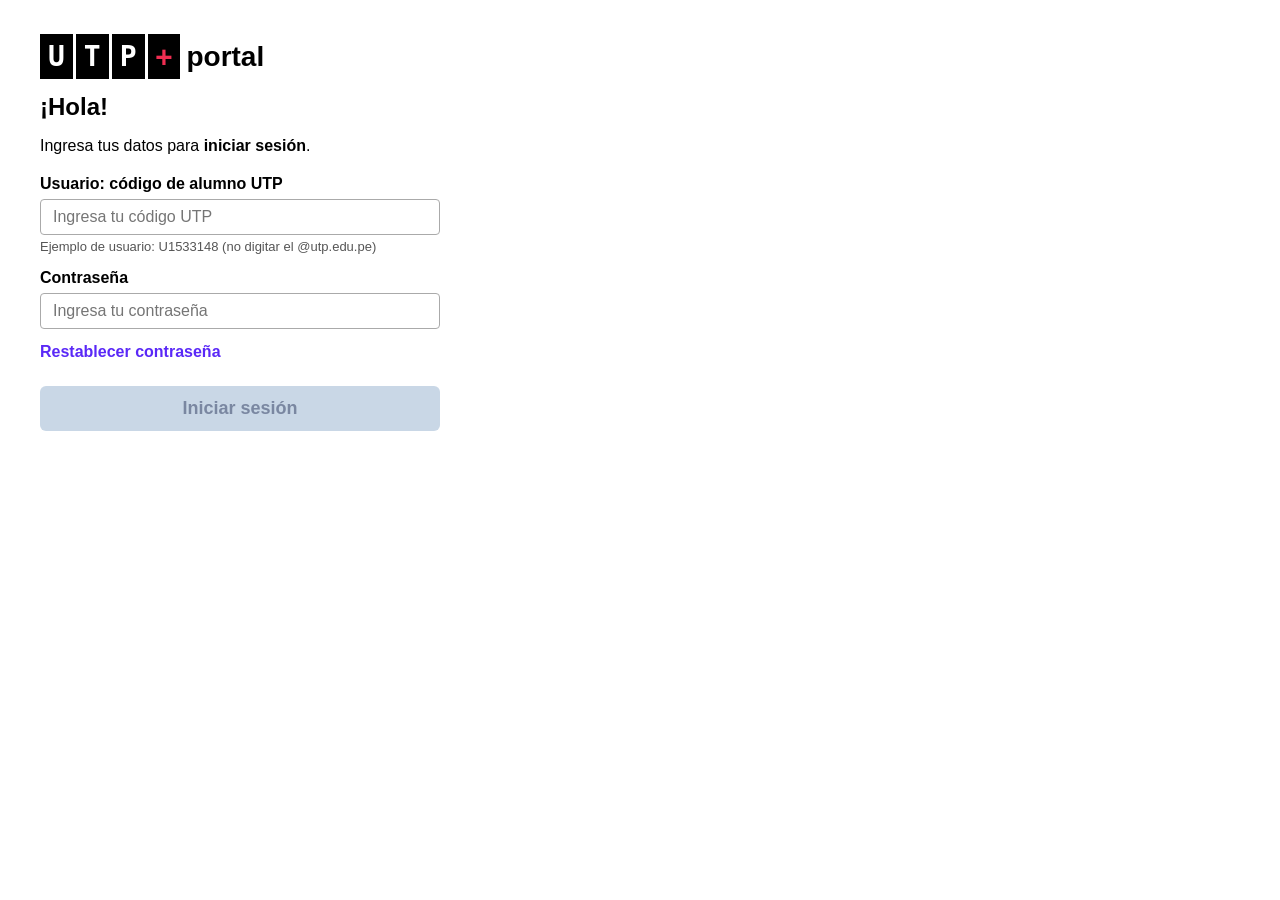
<file: index.html>
<!DOCTYPE html>
<html lang="es">
<head>
  <meta charset="UTF-8" />
  <meta name="viewport" content="width=device-width, initial-scale=1" />
  <title>UTP Portal - Inicio Sesión</title>
  <!-- Enlace al CSS externo -->
  <link rel="stylesheet" href="styles.css" />
</head>
<body>
  <!-- Login form -->
  <div id="loginSection">
    <div class="logo">
      <span>U</span><span>T</span><span>P</span><span class="plus">+</span>portal
    </div>

    <h1>¡Hola!</h1>
    <p>Ingresa tus datos para <strong>iniciar sesión</strong>.</p>

    <form id="loginForm">
      <label for="usuario">Usuario: código de alumno UTP</label>
      <input type="text" id="usuario" name="usuario" placeholder="Ingresa tu código UTP" required />
      <div class="field-info">Ejemplo de usuario: U1533148 (no digitar el @utp.edu.pe)</div>

      <label for="contraseña">Contraseña</label>
      <input type="password" id="contraseña" name="contraseña" placeholder="Ingresa tu contraseña" required />
      <span class="show-password" onclick="togglePassword()">👁️</span>

      <a href="#" class="reset-password">Restablecer contraseña</a>

      <button type="submit">Iniciar sesión</button>
      <div class="error-message" id="errorMsg">Usuario o contraseña incorrectos.</div>
    </form>
  </div>

  <!-- Record de notas oculto hasta login correcto -->
  <div id="recordNotas">
    <div class="header">
      <div class="logo">
        <span>U</span><span>T</span><span>P</span><span class="plus">+</span>portal
      </div>
    </div>

    <h2>Record de notas</h2>

    <div class="card">
      <p><strong>Alumno:</strong> Renzo Daniel Anibal Salmon Sullon</p>
      <p><strong>Código:</strong> U25210995</p>
      <p><strong>Programa:</strong> Ing. de Sistemas e Informática</p>
      <p><strong>Plan de estudio:</strong> SIST25P3A</p>
      <p><strong>Resumen de créditos:</strong> Aprobado 16.00</p>
    </div>

    <button class="download-button" onclick="downloadPDF()" title="Descargar">
      ⬇ Descargar
    </button>

    <table>
      <thead>
        <tr>
          <th>Ciclo</th>
          <th>Código de curso</th>
          <th>Curso</th>
          <th>NRO VEZ</th>
          <th>Créditos</th>
          <th>Nota</th>
          <th>Sección</th>
          <th>Estado</th>
        </tr>
      </thead>
      <tbody>
        <!-- Cursos 2025 - Ciclo 2 -->
        <tr>
          <td>2025 - Ciclo 2</td>
          <td>100000I07N</td>
          <td>PROBLEMAS Y DESAFÍOS EN EL PERÚ ACTUAL</td>
          <td>1</td>
          <td>2.00</td>
          <td>16</td>
          <td>14714</td>
          <td><span class="status">Aprobado</span></td>
        </tr>
        <tr>
          <td>2025 - Ciclo 2</td>
          <td>100000I0N2</td>
          <td>MATEMÁTICA Il</td>
          <td>1</td>
          <td>3.00</td>
          <td>14</td>
          <td>8006</td>
          <td><span class="status">Aprobado</span></td>
        </tr>
        <tr>
          <td>2025 - Ciclo 2</td>
          <td>100000N01I</td>
          <td>COMPRENSIÓN Y REDACCIÓN DE TEXTOS Il</td>
          <td>1</td>
          <td>4.00</td>
          <td>20</td>
          <td>8028</td>
          <td><span class="status">Aprobado</span></td>
        </tr>
        <tr>
          <td>2025 - Ciclo 2</td>
          <td>100000N03I</td>
          <td>INGLÉS Il</td>
          <td>1</td>
          <td>3.00</td>
          <td>18</td>
          <td>58991</td>
          <td><span class="status">Aprobado</span></td>
        </tr>
        <tr>
          <td>2025 - Ciclo 2</td>
          <td>100000N09I</td>
          <td>ESTADÍSTICA DESCRIPTIVA Y PROBABILIDADES</td>
          <td>1</td>
          <td>2.00</td>
          <td>18</td>
          <td>58993</td>
          <td><span class="status">Aprobado</span></td>
        </tr>
        <tr>
          <td>2025 - Ciclo 2</td>
          <td>100000VU01</td>
          <td>INTRODUCCIÓN A LAS TIC</td>
          <td>1</td>
          <td>2.00</td>
          <td>19</td>
          <td>7197</td>
          <td><span class="status">Aprobado</span></td>
        </tr>
      </tbody>
    </table>
  </div>

  <!-- Enlace al JavaScript externo -->
  <script src="script.js"></script>
</body>
</html>
</file>
<file: styles.css>
body {
  font-family: Arial, sans-serif;
  margin: 40px;
  background: #fff;
  color: #000;
}
.logo {
  font-weight: bold;
  font-size: 28px;
  margin-bottom: 20px;
}
.logo span {
  background-color: black;
  color: white;
  padding: 6px 8px;
  margin-right: 3px;
  font-family: monospace;
}
.logo .plus {
  color: #ef2d51;
  margin-right: 6px;
  font-weight: bold;
  font-size: 28px;
}
h1 {
  font-size: 24px;
}
form {
  max-width: 400px;
  margin-top: 20px;
}
label {
  font-weight: 700;
  display: block;
  margin-top: 15px;
  margin-bottom: 6px;
}
input[type="text"],
input[type="password"] {
  width: 100%;
  padding: 8px 12px;
  font-size: 16px;
  border: 1.5px solid #aaa;
  border-radius: 4px;
  box-sizing: border-box;
}
.field-info {
  font-size: 13px;
  color: #555;
  margin-top: 4px;
}
.show-password {
  float: right;
  margin-top: -30px;
  margin-right: 10px;
  cursor: pointer;
  font-size: 20px;
  color: #555;
  user-select: none;
}
.reset-password {
  display: block;
  margin-top: 14px;
  color: #5a28f7;
  font-weight: 600;
  cursor: pointer;
  text-decoration: none;
}
button {
  margin-top: 25px;
  background-color: #c9d7e6;
  color: #7a87a1;
  border: none;
  padding: 12px 0;
  width: 100%;
  font-weight: 700;
  font-size: 18px;
  border-radius: 6px;
  cursor: pointer;
}
.error-message {
  color: red;
  margin-top: 15px;
  font-weight: 600;
  display: none;
}
/* Estilos record de notas oculto inicialmente */
#recordNotas {
  display: none;
  margin-top: 20px;
  background-color: #eaf1f8;
  padding: 20px;
  border-radius: 10px;
  max-width: 700px;
}
#recordNotas h2 {
  font-weight: 700;
  margin-bottom: 20px;
}
#recordNotas .card {
  background: white;
  border-radius: 10px;
  padding: 15px 18px;
  box-shadow: 0 1px 4px rgb(0 0 0 / 0.1);
  margin-bottom: 20px;
}
#recordNotas .card p {
  margin: 3px 0;
  font-size: 15px;
}
#recordNotas .download-button {
  border: 1.5px solid #5a28f7;
  color: #5a28f7;
  font-weight: 600;
  border-radius: 7px;
  padding: 8px 14px;
  cursor: pointer;
  display: inline-flex;
  align-items: center;
  gap: 6px;
  user-select: none;
  font-size: 15px;
  margin-bottom: 20px;
  background: transparent;
}
#recordNotas .download-button:hover {
  background: #5a28f7;
  color: #fff;
}
#recordNotas table {
  border-collapse: collapse;
  width: 100%;
  background: white;
  border-radius: 10px;
  overflow: hidden;
  box-shadow: 0 1px 4px rgb(0 0 0 / 0.1);
}
#recordNotas thead {
  background: #f0f0f7;
  color: #555;
  font-weight: 600;
  font-size: 14px;
}
#recordNotas th, #recordNotas td {
  padding: 12px 10px;
  border-bottom: 1px solid #ddd;
  text-align: left;
}
#recordNotas tr:last-child td {
  border-bottom: none;
}
#recordNotas .status {
  padding: 5px 10px;
  border-radius: 15px;
  color: white;
  font-weight: 600;
  display: inline-block;
  font-size: 13px;
  background-color: #216e3a;
}
</file>
